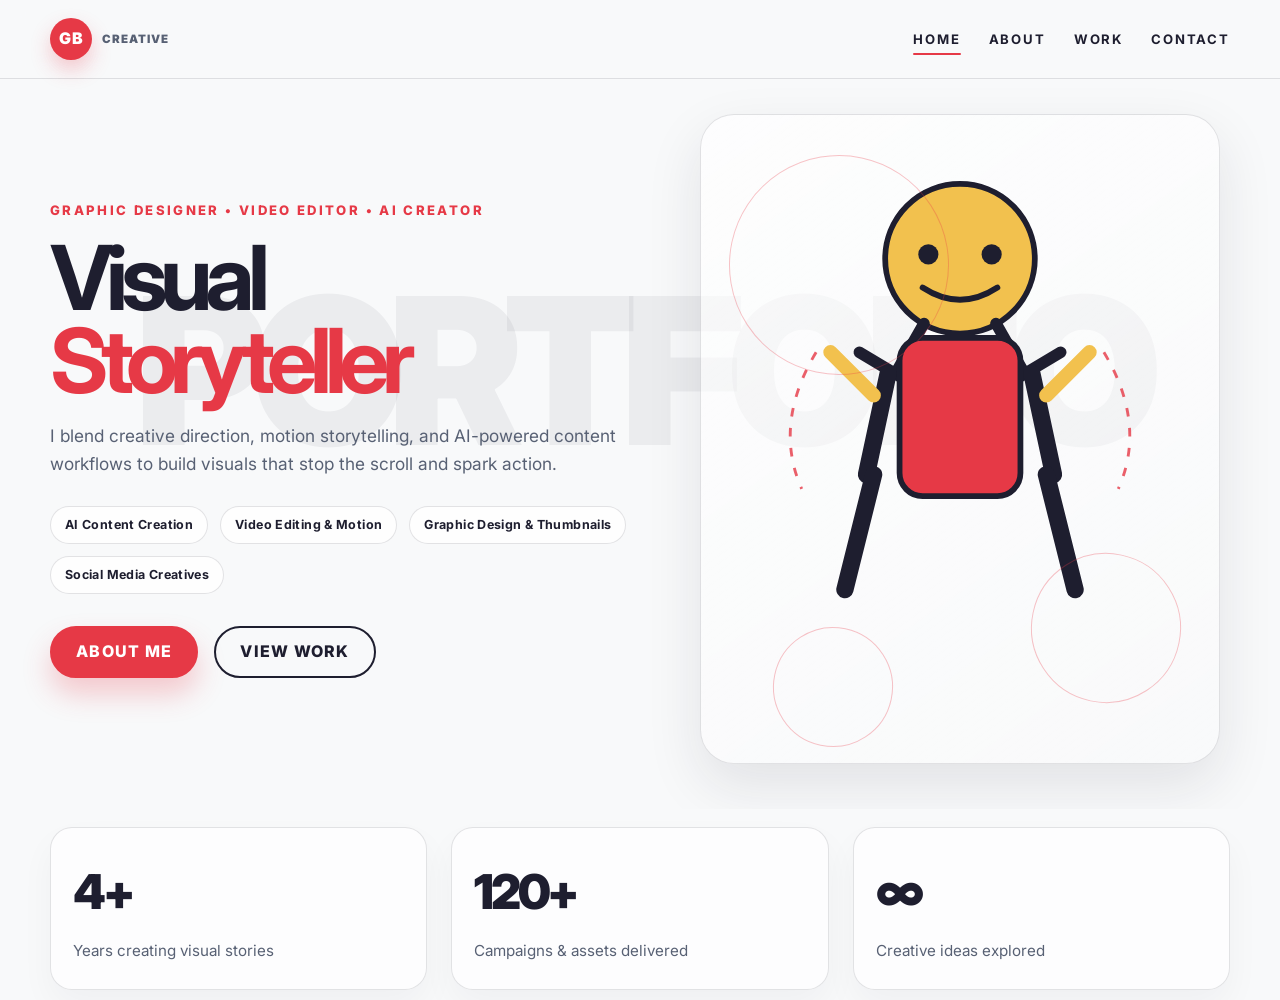
<file: index.html>
<!DOCTYPE html>
<html lang="en">
  <head>
    <meta charset="UTF-8" />
    <meta name="viewport" content="width=device-width, initial-scale=1.0" />
    <title>Gourav Bose | Creative Portfolio</title>
    <meta name="description" content="Creative portfolio of Gourav Bose — graphic designer, video editor, AI content creator." />
    <link rel="preconnect" href="https://fonts.googleapis.com" />
    <link rel="preconnect" href="https://fonts.gstatic.com" crossorigin />
    <link href="https://fonts.googleapis.com/css2?family=Inter:wght@400;500;600;700;800;900&family=Permanent+Marker&display=swap" rel="stylesheet" />
    <link rel="stylesheet" href="styles/main.css" />
    <link rel="stylesheet" href="styles/hero.css" />
    <link rel="stylesheet" href="https://cdnjs.cloudflare.com/ajax/libs/font-awesome/6.4.0/css/all.min.css" />
  </head>
  <body>
    <header class="site-header">
      <nav class="navbar container">
        <a href="index.html" class="brand" aria-label="Gourav Bose home">
          <span class="brand-mark">GB</span>
          <span class="brand-text">creative</span>
        </a>

        <button class="nav-toggle" aria-label="Toggle menu">
          <span></span><span></span><span></span>
        </button>

        <div class="nav-panel">
          <ul class="nav-menu">
            <li><a href="index.html" class="active">Home</a></li>
            <li><a href="about.html">About</a></li>
            <li><a href="work.html">Work</a></li>
            <li><a href="contact.html">Contact</a></li>
          </ul>
        </div>
      </nav>
    </header>

    <main>
      <section class="hero-section">
        <div class="hero-watermark">PORTFOLIO</div>

        <div class="container hero-grid">
          <div class="hero-copy">
            <p class="kicker">Graphic Designer • Video Editor • AI Creator</p>
            <h1>
              <span>Visual</span>
              <span class="highlight">Storyteller</span>
            </h1>
            <p class="hero-text">
              I blend creative direction, motion storytelling, and AI-powered content workflows to build visuals that stop the scroll and spark action.
            </p>

            <div class="tag-cloud" aria-label="Creative skill tags">
              <span>AI Content Creation</span>
              <span>Video Editing & Motion</span>
              <span>Graphic Design & Thumbnails</span>
              <span>Social Media Creatives</span>
            </div>

            <div class="hero-actions">
              <a class="btn btn-primary" href="about.html">About Me</a>
              <a class="btn btn-secondary" href="work.html">View Work</a>
            </div>
          </div>

          <div class="hero-art" aria-label="Comic artist illustration">
            <div class="art-frame">
              <div class="web web-a"></div>
              <div class="web web-b"></div>
              <div class="web web-c"></div>

              <svg viewBox="0 0 360 440" role="img" aria-label="Stylized character posing with web elements">
                <g class="character">
                  <circle cx="180" cy="95" r="52" fill="#f2c14e" stroke="#1e1e2f" stroke-width="4"/>
                  <circle cx="158" cy="92" r="7" fill="#1e1e2f"/>
                  <circle cx="202" cy="92" r="7" fill="#1e1e2f"/>
                  <path d="M 154 115 Q 180 132 206 115" fill="none" stroke="#1e1e2f" stroke-width="4" stroke-linecap="round"/>
                  <path d="M 155 140 L 135 175 L 110 160" fill="none" stroke="#1e1e2f" stroke-width="8" stroke-linecap="round"/>
                  <path d="M 205 140 L 225 175 L 250 160" fill="none" stroke="#1e1e2f" stroke-width="8" stroke-linecap="round"/>
                  <path d="M 130 175 L 115 245" fill="none" stroke="#1e1e2f" stroke-width="12" stroke-linecap="round"/>
                  <path d="M 230 175 L 245 245" fill="none" stroke="#1e1e2f" stroke-width="12" stroke-linecap="round"/>
                  <path d="M 120 245 L 100 325" fill="none" stroke="#1e1e2f" stroke-width="12" stroke-linecap="round"/>
                  <path d="M 240 245 L 260 325" fill="none" stroke="#1e1e2f" stroke-width="12" stroke-linecap="round"/>
                  <path d="M 120 190 L 90 160" fill="none" stroke="#f2c14e" stroke-width="10" stroke-linecap="round"/>
                  <path d="M 240 190 L 270 160" fill="none" stroke="#f2c14e" stroke-width="10" stroke-linecap="round"/>
                  <rect x="138" y="150" width="84" height="110" rx="16" fill="#e63946" stroke="#1e1e2f" stroke-width="4"/>
                  <path d="M 80 160 Q 50 210 70 255" fill="none" stroke="#e63946" stroke-width="2" stroke-dasharray="6 8" opacity="0.8"/>
                  <path d="M 280 160 Q 310 210 290 255" fill="none" stroke="#e63946" stroke-width="2" stroke-dasharray="6 8" opacity="0.8"/>
                </g>
              </svg>
            </div>
          </div>
        </div>
      </section>

      <section class="mini-showcase container">
        <div class="showcase-item">
          <span class="showcase-num">4+</span>
          <span class="showcase-label">Years creating visual stories</span>
        </div>
        <div class="showcase-item">
          <span class="showcase-num">120+</span>
          <span class="showcase-label">Campaigns & assets delivered</span>
        </div>
        <div class="showcase-item">
          <span class="showcase-num">∞</span>
          <span class="showcase-label">Creative ideas explored</span>
        </div>
      </section>
    </main>

    <script src="js/script.js"></script>
  </body>
</html>
</file>
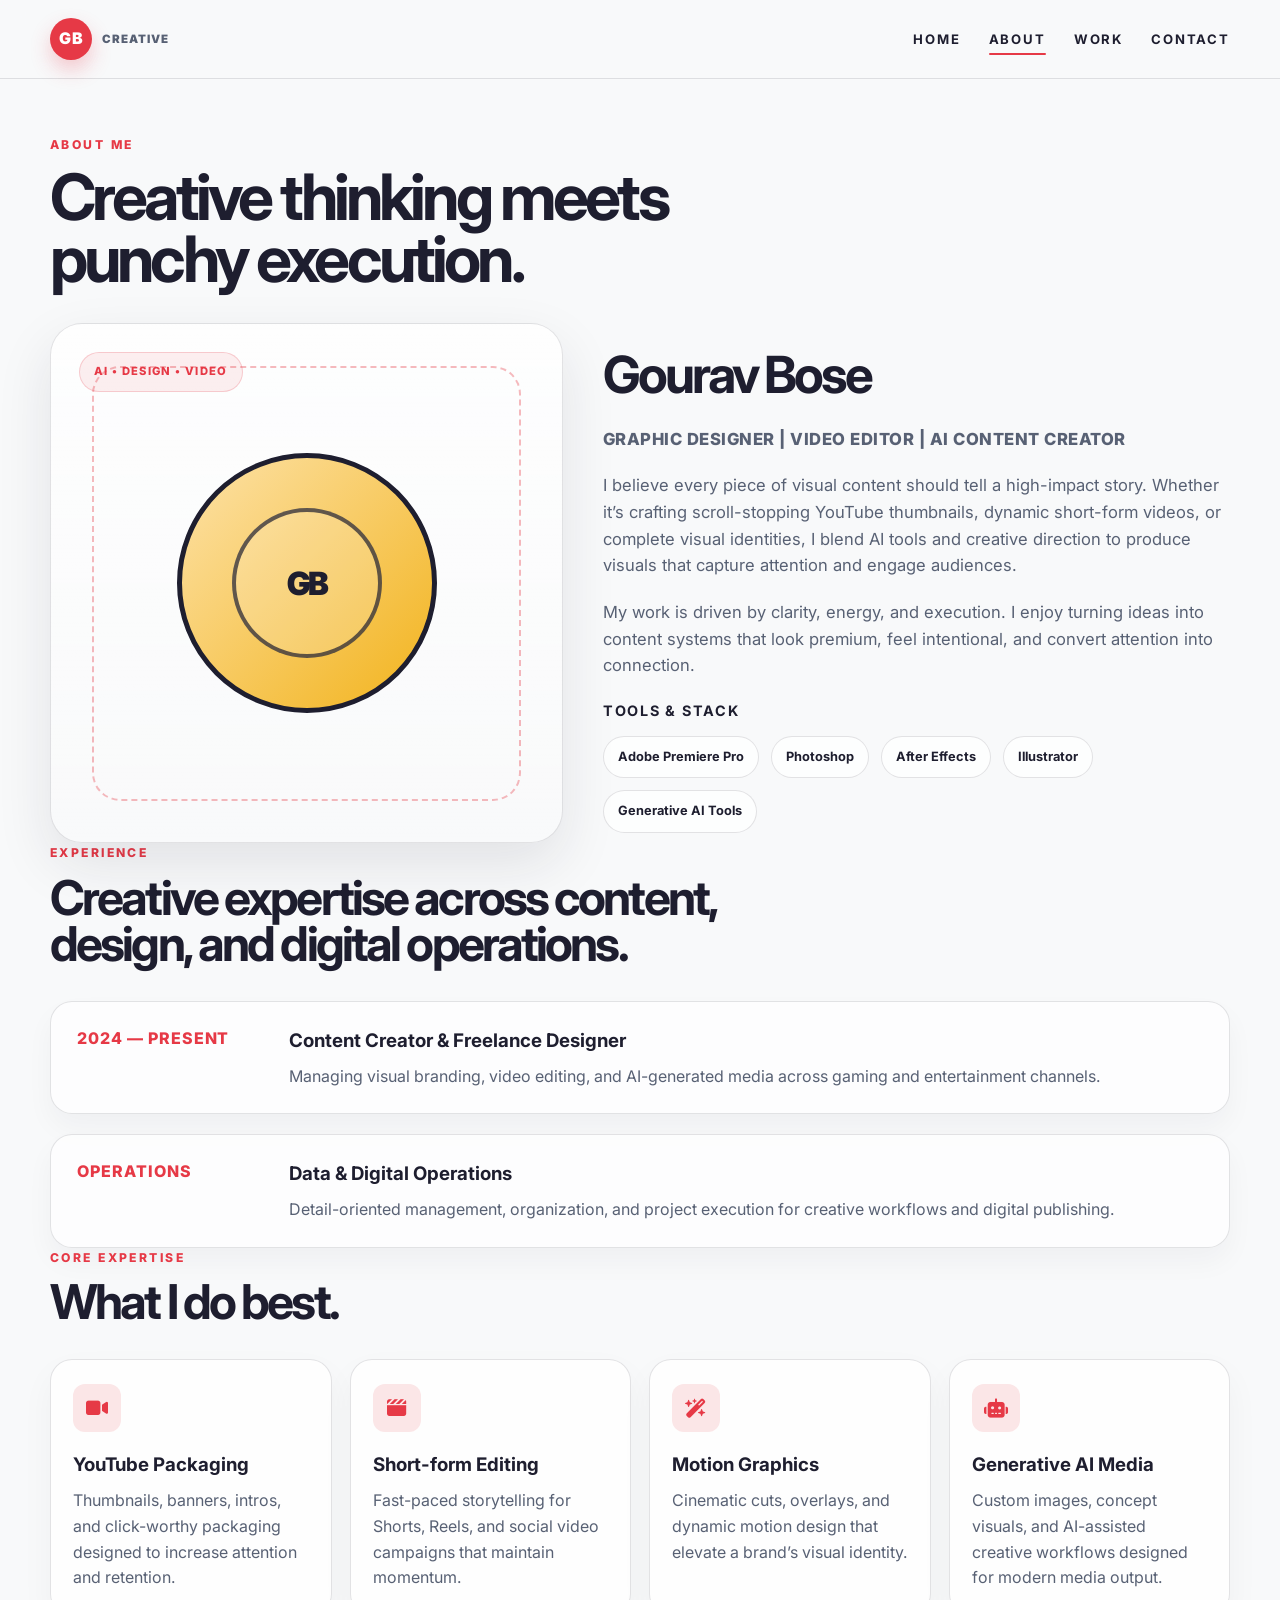
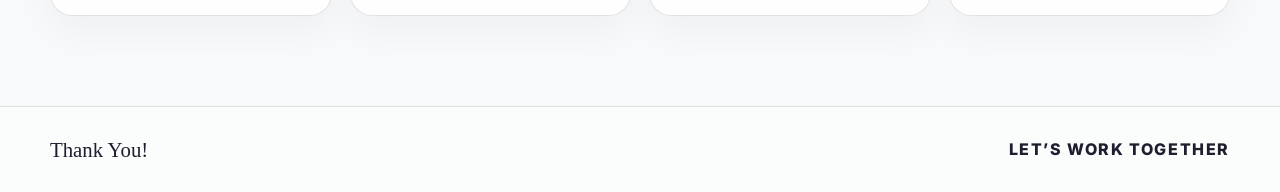
<file: about.html>
<!DOCTYPE html>
<html lang="en">
  <head>
    <meta charset="UTF-8" />
    <meta name="viewport" content="width=device-width, initial-scale=1.0" />
    <title>About Me | Gourav Bose</title>
    <meta name="description" content="About Gourav Bose — graphic designer, video editor, and AI content creator." />
    <link rel="preconnect" href="https://fonts.googleapis.com" />
    <link rel="preconnect" href="https://fonts.gstatic.com" crossorigin />
    <link href="https://fonts.googleapis.com/css2?family=Inter:wght@400;500;600;700;800;900&family=Permanent+Marker&display=swap" rel="stylesheet" />
    <link rel="stylesheet" href="styles/main.css" />
    <link rel="stylesheet" href="https://cdnjs.cloudflare.com/ajax/libs/font-awesome/6.4.0/css/all.min.css" />
  </head>
  <body>
    <header class="site-header">
      <nav class="navbar container">
        <a href="index.html" class="brand" aria-label="Gourav Bose home">
          <span class="brand-mark">GB</span>
          <span class="brand-text">creative</span>
        </a>
        <button class="nav-toggle" aria-label="Toggle menu">
          <span></span><span></span><span></span>
        </button>
        <div class="nav-panel">
          <ul class="nav-menu">
            <li><a href="index.html">Home</a></li>
            <li><a href="about.html" class="active">About</a></li>
            <li><a href="work.html">Work</a></li>
            <li><a href="contact.html">Contact</a></li>
          </ul>
        </div>
      </nav>
    </header>

    <main class="page-main">
      <section class="page-hero container">
        <div class="section-head">
          <p class="eyebrow">About me</p>
          <h1>Creative thinking meets punchy execution.</h1>
        </div>
      </section>

      <section class="about-section container">
        <div class="about-portrait">
          <div class="portrait-card">
            <div class="portrait-badge">AI • DESIGN • VIDEO</div>
            <div class="portrait-ring"></div>
            <div class="portrait-avatar">
              <div class="avatar-face">
                <span class="icon-mark">GB</span>
              </div>
            </div>
          </div>
        </div>

        <div class="about-copy">
          <h2>Gourav Bose</h2>
          <p class="lead">Graphic Designer | Video Editor | AI Content Creator</p>
          <p>
            I believe every piece of visual content should tell a high-impact story. Whether it’s crafting scroll-stopping YouTube thumbnails, dynamic short-form videos, or complete visual identities, I blend AI tools and creative direction to produce visuals that capture attention and engage audiences.
          </p>
          <p>
            My work is driven by clarity, energy, and execution. I enjoy turning ideas into content systems that look premium, feel intentional, and convert attention into connection.
          </p>

          <div class="tool-stack">
            <h3>Tools & Stack</h3>
            <div class="chip-row">
              <span>Adobe Premiere Pro</span>
              <span>Photoshop</span>
              <span>After Effects</span>
              <span>Illustrator</span>
              <span>Generative AI Tools</span>
            </div>
          </div>
        </div>
      </section>

      <section class="experience container">
        <div class="section-head narrow">
          <p class="eyebrow">Experience</p>
          <h2>Creative expertise across content, design, and digital operations.</h2>
        </div>

        <div class="timeline">
          <article class="timeline-item">
            <span class="date">2024 — Present</span>
            <div>
              <h3>Content Creator & Freelance Designer</h3>
              <p>Managing visual branding, video editing, and AI-generated media across gaming and entertainment channels.</p>
            </div>
          </article>

          <article class="timeline-item">
            <span class="date">Operations</span>
            <div>
              <h3>Data & Digital Operations</h3>
              <p>Detail-oriented management, organization, and project execution for creative workflows and digital publishing.</p>
            </div>
          </article>
        </div>
      </section>

      <section class="expertise container">
        <div class="section-head narrow">
          <p class="eyebrow">Core expertise</p>
          <h2>What I do best.</h2>
        </div>

        <div class="expertise-grid">
          <div class="expertise-card">
            <i class="fa-solid fa-video"></i>
            <h3>YouTube Packaging</h3>
            <p>Thumbnails, banners, intros, and click-worthy packaging designed to increase attention and retention.</p>
          </div>

          <div class="expertise-card">
            <i class="fa-solid fa-clapperboard"></i>
            <h3>Short-form Editing</h3>
            <p>Fast-paced storytelling for Shorts, Reels, and social video campaigns that maintain momentum.</p>
          </div>

          <div class="expertise-card">
            <i class="fa-solid fa-wand-magic-sparkles"></i>
            <h3>Motion Graphics</h3>
            <p>Cinematic cuts, overlays, and dynamic motion design that elevate a brand’s visual identity.</p>
          </div>

          <div class="expertise-card">
            <i class="fa-solid fa-robot"></i>
            <h3>Generative AI Media</h3>
            <p>Custom images, concept visuals, and AI-assisted creative workflows designed for modern media output.</p>
          </div>
        </div>
      </section>
    </main>

    <footer class="site-footer">
      <div class="container footer-inner">
        <p>Thank You!</p>
        <a href="contact.html" class="footer-link">Let’s work together</a>
      </div>
    </footer>

    <script src="js/script.js"></script>
  </body>
</html>
</file>
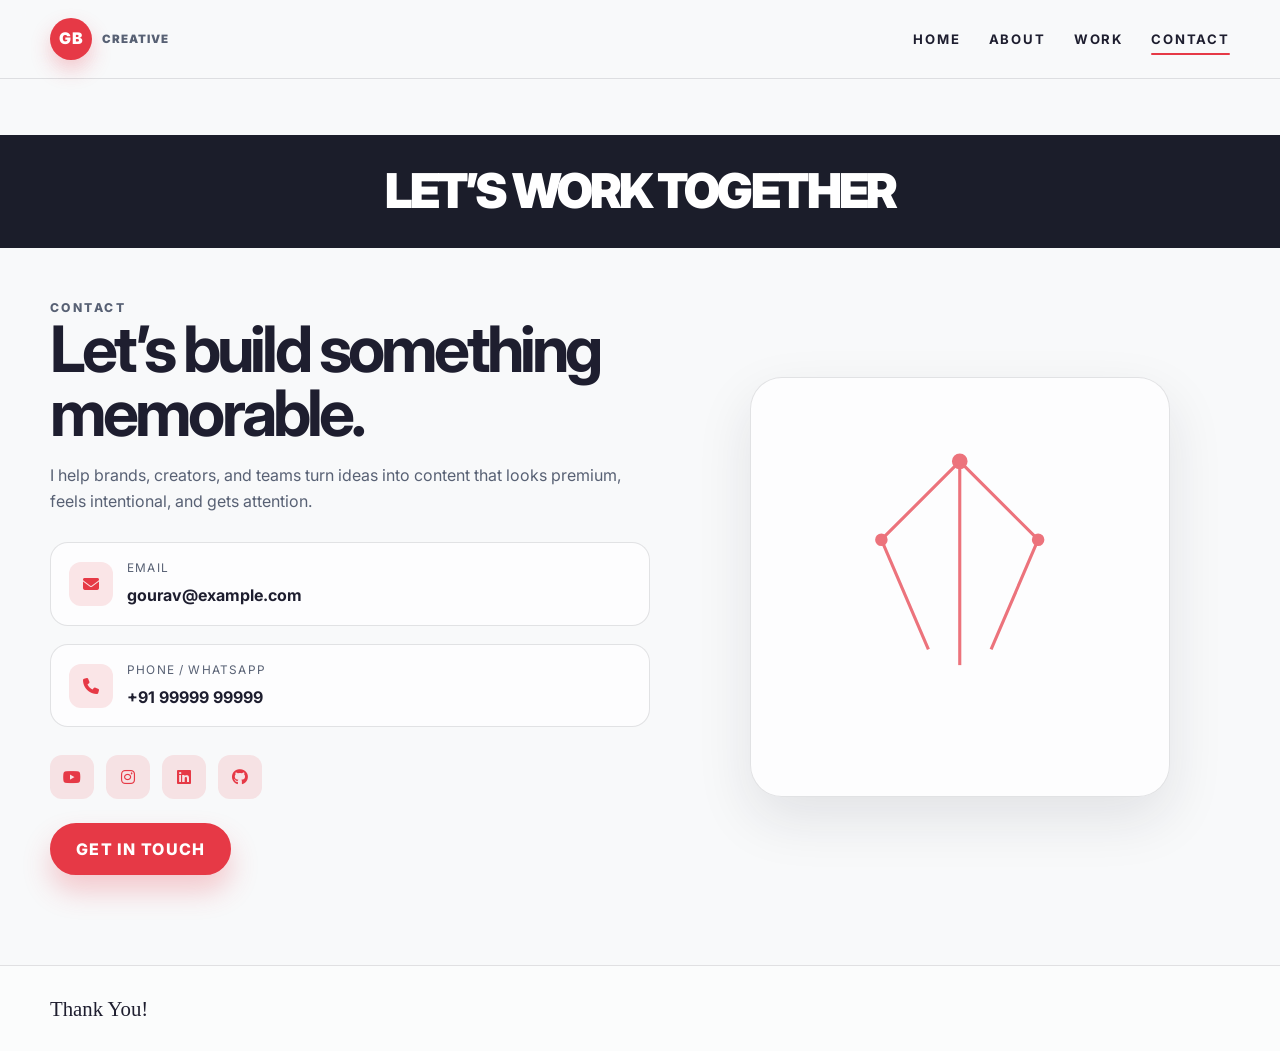
<file: contact.html>
<!DOCTYPE html>
<html lang="en">
  <head>
    <meta charset="UTF-8" />
    <meta name="viewport" content="width=device-width, initial-scale=1.0" />
    <title>Contact | Gourav Bose</title>
    <meta name="description" content="Get in touch with Gourav Bose for creative, video, and AI content projects." />
    <link rel="preconnect" href="https://fonts.googleapis.com" />
    <link rel="preconnect" href="https://fonts.gstatic.com" crossorigin />
    <link href="https://fonts.googleapis.com/css2?family=Inter:wght@400;500;600;700;800;900&family=Permanent+Marker&display=swap" rel="stylesheet" />
    <link rel="stylesheet" href="styles/main.css" />
    <link rel="stylesheet" href="https://cdnjs.cloudflare.com/ajax/libs/font-awesome/6.4.0/css/all.min.css" />
  </head>
  <body>
    <header class="site-header">
      <nav class="navbar container">
        <a href="index.html" class="brand" aria-label="Gourav Bose home">
          <span class="brand-mark">GB</span>
          <span class="brand-text">creative</span>
        </a>
        <button class="nav-toggle" aria-label="Toggle menu">
          <span></span><span></span><span></span>
        </button>
        <div class="nav-panel">
          <ul class="nav-menu">
            <li><a href="index.html">Home</a></li>
            <li><a href="about.html">About</a></li>
            <li><a href="work.html">Work</a></li>
            <li><a href="contact.html" class="active">Contact</a></li>
          </ul>
        </div>
      </nav>
    </header>

    <main class="page-main contact-page">
      <section class="contact-banner">LET’S WORK TOGETHER</section>

      <section class="container contact-grid">
        <div class="contact-copy">
          <p class="eyebrow">Contact</p>
          <h1>Let’s build something memorable.</h1>
          <p>
            I help brands, creators, and teams turn ideas into content that looks premium, feels intentional, and gets attention.
          </p>

          <div class="contact-list">
            <div class="contact-item">
              <i class="fa-solid fa-envelope"></i>
              <div>
                <span>Email</span>
                <a href="mailto:gourav@example.com">gourav@example.com</a>
              </div>
            </div>

            <div class="contact-item">
              <i class="fa-solid fa-phone"></i>
              <div>
                <span>Phone / WhatsApp</span>
                <a href="tel:+919999999999">+91 99999 99999</a>
              </div>
            </div>
          </div>

          <div class="social-row">
            <a href="https://youtube.com" target="_blank" rel="noreferrer" aria-label="YouTube"><i class="fa-brands fa-youtube"></i></a>
            <a href="https://instagram.com" target="_blank" rel="noreferrer" aria-label="Instagram"><i class="fa-brands fa-instagram"></i></a>
            <a href="https://linkedin.com" target="_blank" rel="noreferrer" aria-label="LinkedIn"><i class="fa-brands fa-linkedin"></i></a>
            <a href="https://github.com" target="_blank" rel="noreferrer" aria-label="GitHub"><i class="fa-brands fa-github"></i></a>
          </div>

          <a href="mailto:gourav@example.com" class="btn btn-primary">Get in Touch</a>
        </div>

        <div class="contact-art">
          <div class="web-corner" aria-hidden="true">
            <svg viewBox="0 0 200 200" xmlns="http://www.w3.org/2000/svg">
              <g stroke="#e63946" stroke-width="2" fill="none" opacity="0.7">
                <path d="M 100 20 L 150 70 L 120 140"/>
                <path d="M 100 20 L 50 70 L 80 140"/>
                <path d="M 100 20 L 100 150"/>
                <circle cx="100" cy="20" r="4" fill="#e63946"/>
                <circle cx="150" cy="70" r="3" fill="#e63946"/>
                <circle cx="50" cy="70" r="3" fill="#e63946"/>
              </g>
            </svg>
          </div>
        </div>
      </section>
    </main>

    <footer class="site-footer contact-footer">
      <div class="container footer-inner">
        <p>Thank You!</p>
      </div>
    </footer>

    <script src="js/script.js"></script>
  </body>
</html>
</file>
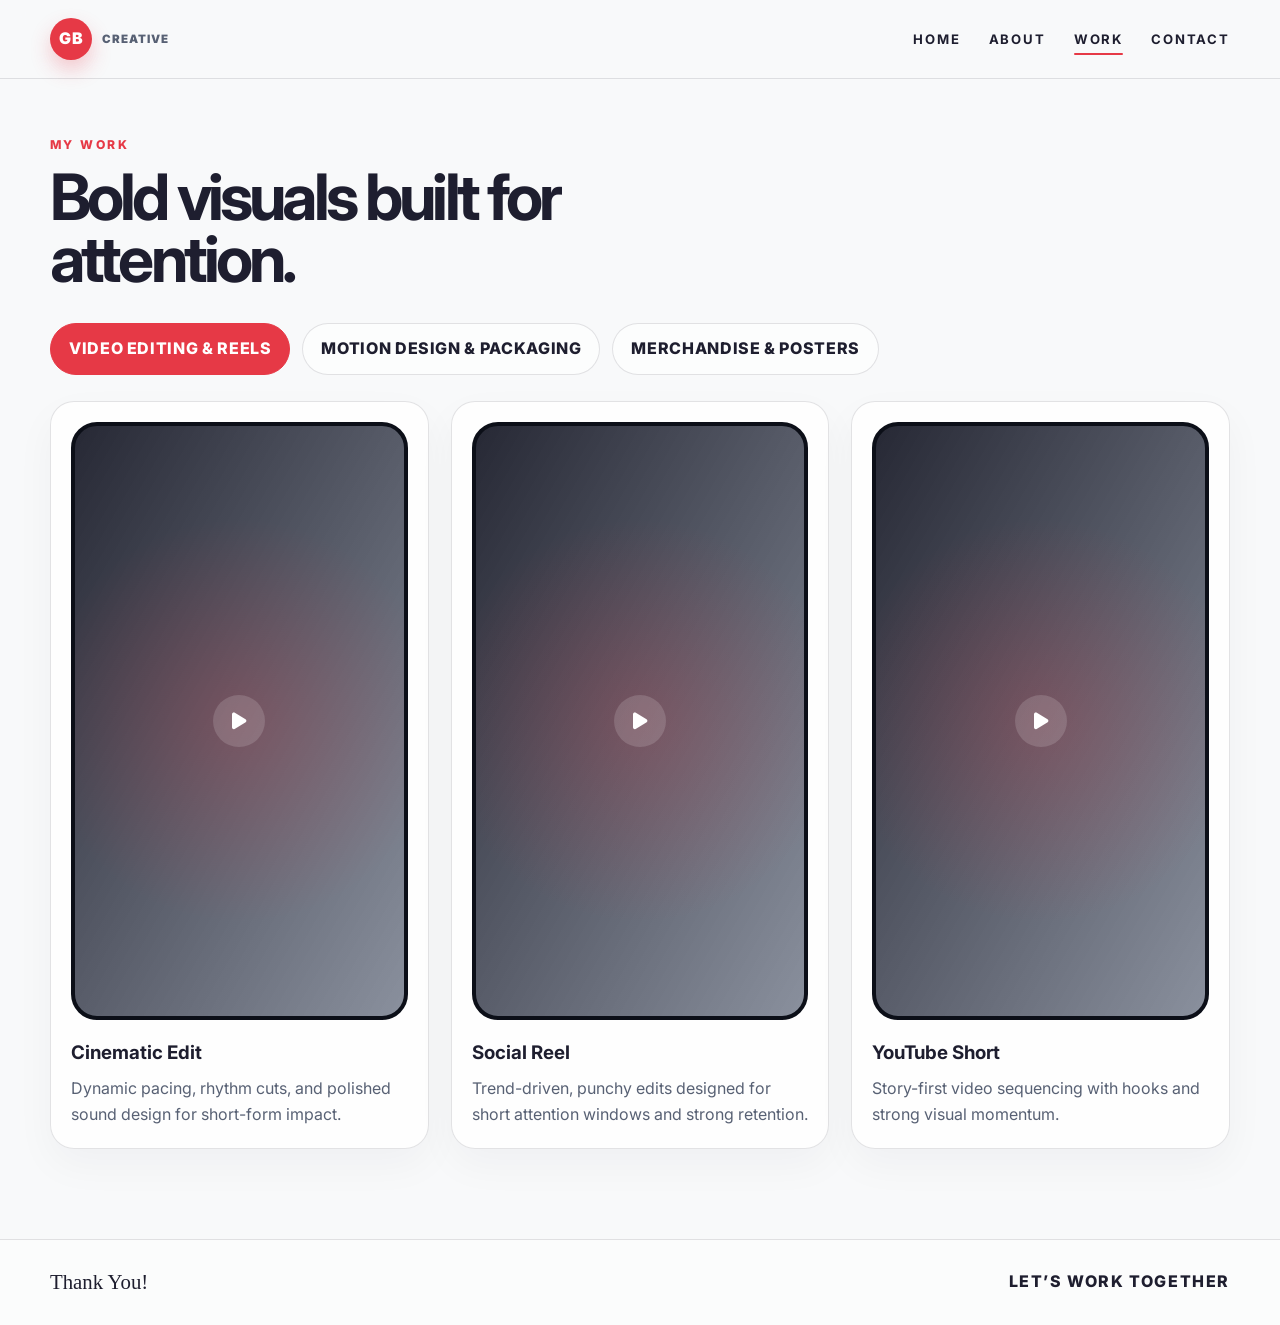
<file: work.html>
<!DOCTYPE html>
<html lang="en">
  <head>
    <meta charset="UTF-8" />
    <meta name="viewport" content="width=device-width, initial-scale=1.0" />
    <title>My Work | Gourav Bose</title>
    <meta name="description" content="Portfolio work by Gourav Bose, featuring video editing, motion graphics, and poster design." />
    <link rel="preconnect" href="https://fonts.googleapis.com" />
    <link rel="preconnect" href="https://fonts.gstatic.com" crossorigin />
    <link href="https://fonts.googleapis.com/css2?family=Inter:wght@400;500;600;700;800;900&family=Permanent+Marker&display=swap" rel="stylesheet" />
    <link rel="stylesheet" href="styles/main.css" />
    <link rel="stylesheet" href="https://cdnjs.cloudflare.com/ajax/libs/font-awesome/6.4.0/css/all.min.css" />
  </head>
  <body>
    <header class="site-header">
      <nav class="navbar container">
        <a href="index.html" class="brand" aria-label="Gourav Bose home">
          <span class="brand-mark">GB</span>
          <span class="brand-text">creative</span>
        </a>
        <button class="nav-toggle" aria-label="Toggle menu">
          <span></span><span></span><span></span>
        </button>
        <div class="nav-panel">
          <ul class="nav-menu">
            <li><a href="index.html">Home</a></li>
            <li><a href="about.html">About</a></li>
            <li><a href="work.html" class="active">Work</a></li>
            <li><a href="contact.html">Contact</a></li>
          </ul>
        </div>
      </nav>
    </header>

    <main class="page-main">
      <section class="page-hero container">
        <div class="section-head">
          <p class="eyebrow">My work</p>
          <h1>Bold visuals built for attention.</h1>
        </div>
      </section>

      <section class="portfolio-section container">
        <div class="work-tabs" aria-label="Portfolio categories">
          <button class="tab-btn active" data-tab="videos">Video Editing & Reels</button>
          <button class="tab-btn" data-tab="graphics">Motion Design & Packaging</button>
          <button class="tab-btn" data-tab="merch">Merchandise & Posters</button>
        </div>

        <div class="tab-panel active" id="videos">
          <div class="portfolio-grid">
            <article class="portfolio-card video-card">
              <div class="phone-frame">
                <div class="screen-overlay">
                  <i class="fa-solid fa-play"></i>
                </div>
              </div>
              <h3>Cinematic Edit</h3>
              <p>Dynamic pacing, rhythm cuts, and polished sound design for short-form impact.</p>
            </article>

            <article class="portfolio-card video-card">
              <div class="phone-frame">
                <div class="screen-overlay">
                  <i class="fa-solid fa-play"></i>
                </div>
              </div>
              <h3>Social Reel</h3>
              <p>Trend-driven, punchy edits designed for short attention windows and strong retention.</p>
            </article>

            <article class="portfolio-card video-card">
              <div class="phone-frame">
                <div class="screen-overlay">
                  <i class="fa-solid fa-play"></i>
                </div>
              </div>
              <h3>YouTube Short</h3>
              <p>Story-first video sequencing with hooks and strong visual momentum.</p>
            </article>
          </div>
        </div>

        <div class="tab-panel" id="graphics">
          <div class="portfolio-grid">
            <article class="portfolio-card design-card">
              <div class="thumb-card">
                <span>YT</span>
              </div>
              <h3>Thumbnail Concept</h3>
              <p>CTR-focussed visuals with bold typography and dramatic contrast.</p>
            </article>

            <article class="portfolio-card design-card">
              <div class="thumb-card compact">
                <span>BN</span>
              </div>
              <h3>Channel Banner</h3>
              <p>Brand-first identity design that balances clarity with premium presentation.</p>
            </article>

            <article class="portfolio-card design-card">
              <div class="thumb-card accent">
                <span>MG</span>
              </div>
              <h3>Motion Overlay</h3>
              <p>Animated graphics for transitions, titles, and social media post templates.</p>
            </article>
          </div>
        </div>

        <div class="tab-panel" id="merch">
          <div class="portfolio-grid">
            <article class="portfolio-card merch-card">
              <div class="shirt-mockup">
                <div class="shirt-print">T-SHIRT</div>
              </div>
              <h3>Esports Graphic</h3>
              <p>High-energy jersey and merchandise concepts built for gaming communities.</p>
            </article>

            <article class="portfolio-card merch-card">
              <div class="poster-mockup">
                <div class="poster-print">POSTER</div>
              </div>
              <h3>Promotional Poster</h3>
              <p>Large-format event promos that fuse sharp messaging and visual impact.</p>
            </article>

            <article class="portfolio-card merch-card">
              <div class="poster-mockup alt">
                <div class="poster-print">PROMO</div>
              </div>
              <h3>Campaign Collateral</h3>
              <p>Social graphics and poster layouts designed for clarity, scale, and consistency.</p>
            </article>
          </div>
        </div>
      </section>
    </main>

    <footer class="site-footer">
      <div class="container footer-inner">
        <p>Thank You!</p>
        <a href="contact.html" class="footer-link">Let’s work together</a>
      </div>
    </footer>

    <script src="js/script.js"></script>
  </body>
</html>
</file>
<file: styles/main.css>
* {
  box-sizing: border-box;
}

:root {
  --bg: #f8f9fa;
  --panel: #ffffff;
  --text: #1e1e2f;
  --muted: #586174;
  --accent: #e63946;
  --accent-soft: rgba(230, 57, 70, 0.12);
  --navy: #1b1d2a;
  --line: rgba(30, 30, 47, 0.12);
  --shadow: 0 22px 55px rgba(25, 25, 45, 0.1);
  --radius: 22px;
}

html {
  scroll-behavior: smooth;
}

body {
  margin: 0;
  background: var(--bg);
  color: var(--text);
  font-family: "Inter", sans-serif;
  line-height: 1.6;
}

a {
  color: inherit;
  text-decoration: none;
}

img, svg {
  display: block;
  max-width: 100%;
}

button {
  font: inherit;
}

.container {
  width: min(1180px, calc(100% - 32px));
  margin: 0 auto;
}

.site-header {
  position: sticky;
  top: 0;
  z-index: 50;
  backdrop-filter: blur(12px);
  background: rgba(248, 249, 250, 0.8);
  border-bottom: 1px solid var(--line);
}

.navbar {
  display: flex;
  align-items: center;
  justify-content: space-between;
  min-height: 78px;
  gap: 24px;
}

.brand {
  display: inline-flex;
  align-items: center;
  gap: 10px;
  font-weight: 900;
  letter-spacing: 1px;
  text-transform: uppercase;
}

.brand-mark {
  display: grid;
  place-items: center;
  width: 42px;
  height: 42px;
  border-radius: 50%;
  background: var(--accent);
  color: #fff;
  box-shadow: 0 10px 20px rgba(230, 57, 70, 0.25);
}

.brand-text {
  font-size: 0.72rem;
  color: var(--muted);
}

.nav-panel {
  margin-left: auto;
}

.nav-menu {
  display: flex;
  align-items: center;
  gap: 28px;
  margin: 0;
  padding: 0;
  list-style: none;
}

.nav-menu a {
  position: relative;
  font-size: 0.82rem;
  letter-spacing: 0.14em;
  text-transform: uppercase;
  color: var(--text);
  font-weight: 700;
}

.nav-menu a::after {
  content: "";
  position: absolute;
  left: 0;
  bottom: -8px;
  width: 100%;
  height: 2px;
  border-radius: 999px;
  background: var(--accent);
  transform: scaleX(0);
  transform-origin: left;
  transition: transform 0.25s ease;
}

.nav-menu a:hover::after,
.nav-menu a.active::after {
  transform: scaleX(1);
}

.nav-toggle {
  display: none;
  flex-direction: column;
  justify-content: center;
  gap: 5px;
  width: 46px;
  height: 46px;
  border: 1px solid var(--line);
  border-radius: 12px;
  background: rgba(255,255,255,0.5);
  cursor: pointer;
}

.nav-toggle span {
  display: block;
  width: 20px;
  height: 2px;
  border-radius: 99px;
  background: var(--text);
  margin: 0 auto;
}

main.page-main {
  padding: 56px 0 90px;
}

.section-head {
  margin-bottom: 34px;
}

.eyebrow {
  margin: 0 0 12px;
  font-size: 0.76rem;
  font-weight: 800;
  letter-spacing: 0.2em;
  text-transform: uppercase;
  color: var(--accent);
}

.section-head h1,
.section-head h2 {
  margin: 0;
  max-width: 720px;
  font-size: clamp(2.2rem, 5vw, 4.2rem);
  line-height: 0.96;
  letter-spacing: -0.06em;
}

.section-head.narrow h2 {
  font-size: clamp(1.8rem, 4vw, 3rem);
}

.btn {
  display: inline-flex;
  align-items: center;
  justify-content: center;
  min-height: 52px;
  padding: 0 24px;
  border-radius: 999px;
  border: 2px solid var(--text);
  font-weight: 800;
  letter-spacing: 0.08em;
  text-transform: uppercase;
  transition: transform 0.25s ease, box-shadow 0.25s ease;
}

.btn:hover {
  transform: translateY(-2px);
}

.btn-primary {
  background: var(--accent);
  border-color: var(--accent);
  color: #fff;
  box-shadow: 0 16px 28px rgba(230, 57, 70, 0.25);
}

.btn-secondary {
  background: transparent;
  color: var(--text);
}

.site-footer {
  border-top: 1px solid var(--line);
  background: rgba(255, 255, 255, 0.5);
}

.footer-inner {
  display: flex;
  align-items: center;
  justify-content: space-between;
  min-height: 85px;
  gap: 18px;
  flex-wrap: wrap;
}

.footer-inner p {
  margin: 0;
  font-size: 1.3rem;
  font-family: "Permanent Marker", cursive;
  font-weight: 400;
}

.footer-link {
  font-weight: 800;
  letter-spacing: 0.1em;
  text-transform: uppercase;
}

.hero-section {
  position: relative;
  overflow: hidden;
  padding: 42px 0 40px;
}

.hero-watermark {
  position: absolute;
  left: 50%;
  top: 40%;
  transform: translate(-50%, -50%);
  font-size: clamp(4rem, 16vw, 18rem);
  line-height: 1;
  color: rgba(30,30,47,0.06);
  font-weight: 900;
  letter-spacing: -0.08em;
  user-select: none;
  z-index: 0;
}

.hero-grid {
  position: relative;
  z-index: 1;
  display: grid;
  grid-template-columns: 1.05fr 0.95fr;
  align-items: center;
  gap: 42px;
  min-height: 660px;
}

.kicker {
  margin: 0 0 16px;
  font-size: 0.82rem;
  letter-spacing: 0.18em;
  text-transform: uppercase;
  color: var(--accent);
  font-weight: 800;
}

.hero-copy h1 {
  margin: 0;
  display: flex;
  flex-direction: column;
  font-size: clamp(3.4rem, 7vw, 7.4rem);
  line-height: 0.92;
  letter-spacing: -0.08em;
}

.hero-copy .highlight {
  color: var(--accent);
}

.hero-text {
  max-width: 620px;
  margin: 20px 0 28px;
  font-size: 1.08rem;
  color: var(--muted);
}

.tag-cloud {
  display: flex;
  flex-wrap: wrap;
  gap: 12px;
  margin-bottom: 32px;
}

.tag-cloud span {
  border: 1px solid var(--line);
  background: rgba(255,255,255,0.8);
  border-radius: 999px;
  padding: 8px 14px;
  font-size: 0.78rem;
  font-weight: 700;
  letter-spacing: 0.03em;
}

.hero-actions {
  display: flex;
  flex-wrap: wrap;
  gap: 16px;
}

.hero-art {
  display: flex;
  justify-content: center;
}

.art-frame {
  position: relative;
  width: min(100%, 520px);
  aspect-ratio: 4 / 5;
  display: grid;
  place-items: center;
  background: linear-gradient(145deg, rgba(255,255,255,0.7), rgba(255,255,255,0.2));
  border: 1px solid var(--line);
  border-radius: 34px;
  box-shadow: var(--shadow);
  overflow: hidden;
}

.web {
  position: absolute;
  border: 1px solid rgba(230,57,70,0.3);
  border-radius: 50%;
  transform: rotate(12deg);
}

.web-a {
  width: 220px;
  height: 220px;
  top: 40px;
  left: 28px;
}

.web-b {
  width: 150px;
  height: 150px;
  bottom: 60px;
  right: 38px;
}

.web-c {
  width: 120px;
  height: 120px;
  bottom: 16px;
  left: 72px;
}

.character svg {
  width: min(90%, 360px);
  filter: drop-shadow(0 15px 20px rgba(0,0,0,0.08));
}

.mini-showcase {
  display: grid;
  grid-template-columns: repeat(3, minmax(0, 1fr));
  gap: 24px;
  padding: 18px 0 10px;
}

.showcase-item {
  display: flex;
  flex-direction: column;
  gap: 8px;
  background: rgba(255,255,255,0.7);
  border: 1px solid var(--line);
  border-radius: var(--radius);
  padding: 26px 22px;
  box-shadow: 0 16px 34px rgba(30,30,47,0.04);
}

.showcase-num {
  font-size: clamp(1.8rem, 4vw, 3rem);
  font-weight: 900;
  letter-spacing: -0.07em;
}

.showcase-label {
  color: var(--muted);
  font-size: 0.95rem;
}

.about-section {
  display: grid;
  grid-template-columns: 0.9fr 1.1fr;
  gap: 40px;
  align-items: center;
}

.portrait-card {
  position: relative;
  min-height: 520px;
  display: grid;
  place-items: center;
  background: linear-gradient(180deg, rgba(255,255,255,0.8), rgba(255,255,255,0.2));
  border: 1px solid var(--line);
  border-radius: 32px;
  box-shadow: var(--shadow);
}

.portrait-badge {
  position: absolute;
  top: 28px;
  left: 28px;
  padding: 10px 14px;
  border-radius: 999px;
  background: rgba(230,57,70,0.08);
  border: 1px solid rgba(230,57,70,0.2);
  color: var(--accent);
  font-size: 0.7rem;
  font-weight: 800;
  letter-spacing: 0.12em;
  text-transform: uppercase;
}

.portrait-ring {
  position: absolute;
  width: 84%;
  height: 84%;
  border-radius: 28px;
  border: 2px dashed rgba(230,57,70,0.35);
}

.portrait-avatar {
  position: relative;
  width: 260px;
  height: 260px;
  border-radius: 50%;
  display: grid;
  place-items: center;
  background: linear-gradient(135deg, #fde2a8, #f2b31c);
  border: 5px solid var(--text);
}

.avatar-face {
  width: 150px;
  height: 150px;
  border-radius: 50%;
  background: rgba(255,255,255,0.18);
  display: grid;
  place-items: center;
  border: 4px solid rgba(30,30,47,0.7);
}

.icon-mark {
  font-size: 2rem;
  font-weight: 900;
  letter-spacing: -0.08em;
}

.about-copy h2 {
  margin: 0 0 10px;
  font-size: clamp(2rem, 4vw, 3.3rem);
  letter-spacing: -0.06em;
}

.lead {
  margin: 0 0 18px;
  color: var(--accent);
  font-weight: 800;
  letter-spacing: 0.03em;
  text-transform: uppercase;
}

.about-copy p {
  margin: 0 0 20px;
  color: var(--muted);
  font-size: 1.04rem;
}

.tool-stack h3 {
  margin: 0 0 14px;
  font-size: 0.9rem;
  letter-spacing: 0.12em;
  text-transform: uppercase;
}

.chip-row {
  display: flex;
  flex-wrap: wrap;
  gap: 12px;
}

.chip-row span {
  background: rgba(255,255,255,0.75);
  border: 1px solid var(--line);
  padding: 10px 14px;
  border-radius: 999px;
  font-size: 0.8rem;
  font-weight: 700;
}

.timeline {
  display: grid;
  gap: 20px;
  margin-top: 30px;
}

.timeline-item {
  display: grid;
  grid-template-columns: 190px 1fr;
  gap: 22px;
  padding: 24px 26px;
  border-radius: var(--radius);
  border: 1px solid var(--line);
  background: rgba(255,255,255,0.7);
  box-shadow: 0 14px 28px rgba(30,30,47,0.04);
}

.date {
  color: var(--accent);
  font-weight: 800;
  letter-spacing: 0.06em;
  text-transform: uppercase;
}

.timeline-item h3,
.expertise-card h3,
.portfolio-card h3 {
  margin: 0 0 8px;
}

.timeline-item p,
.expertise-card p,
.portfolio-card p,
.contact-copy p {
  margin: 0;
  color: var(--muted);
}

.expertise-grid {
  display: grid;
  grid-template-columns: repeat(4, minmax(0, 1fr));
  gap: 18px;
  margin-top: 28px;
}

.expertise-card {
  background: rgba(255,255,255,0.8);
  border: 1px solid var(--line);
  border-radius: var(--radius);
  padding: 24px 22px;
  box-shadow: 0 14px 34px rgba(30,30,47,0.04);
}

.expertise-card i {
  display: inline-grid;
  place-items: center;
  width: 48px;
  height: 48px;
  border-radius: 12px;
  background: var(--accent-soft);
  color: var(--accent);
  margin-bottom: 18px;
  font-size: 1.2rem;
}

.work-tabs {
  display: flex;
  flex-wrap: wrap;
  gap: 12px;
  margin-bottom: 26px;
}

.tab-btn {
  padding: 12px 18px;
  border-radius: 999px;
  border: 1px solid var(--line);
  background: rgba(255,255,255,0.6);
  color: var(--text);
  font-weight: 800;
  letter-spacing: 0.04em;
  text-transform: uppercase;
  cursor: pointer;
  transition: all 0.2s ease;
}

.tab-btn.active {
  background: var(--accent);
  border-color: var(--accent);
  color: #fff;
}

.tab-panel {
  display: none;
}

.tab-panel.active {
  display: block;
}

.portfolio-grid {
  display: grid;
  grid-template-columns: repeat(3, minmax(0, 1fr));
  gap: 22px;
}

.portfolio-card {
  background: rgba(255,255,255,0.8);
  border: 1px solid var(--line);
  border-radius: 24px;
  padding: 20px;
  box-shadow: 0 16px 40px rgba(30,30,47,0.04);
}

.phone-frame {
  position: relative;
  width: 100%;
  aspect-ratio: 9 / 16;
  border-radius: 26px;
  background: linear-gradient(120deg, rgba(27,29,42,0.95), rgba(88,97,116,0.7));
  border: 4px solid #0c0f18;
  overflow: hidden;
  margin-bottom: 18px;
}

.screen-overlay {
  position: absolute;
  inset: 0;
  display: grid;
  place-items: center;
  background: radial-gradient(circle at center, rgba(230,57,70,0.22), transparent 60%);
}

.screen-overlay i {
  width: 52px;
  height: 52px;
  display: grid;
  place-items: center;
  border-radius: 50%;
  background: rgba(255,255,255,0.15);
  color: #fff;
  font-size: 1.2rem;
}

.thumb-card {
  position: relative;
  height: 220px;
  display: grid;
  place-items: center;
  border-radius: 20px;
  background: linear-gradient(160deg, #1e1e2f, #3b4052);
  border: 4px solid rgba(255,255,255,0.15);
  color: #fff;
  font-size: 2rem;
  font-weight: 900;
  letter-spacing: -0.05em;
  margin-bottom: 18px;
}

.thumb-card.compact {
  background: linear-gradient(160deg, #2b3041, #4c5368);
}

.thumb-card.accent {
  background: linear-gradient(160deg, #d93854, #8d1d2e);
}

.shirt-mockup,
.poster-mockup {
  height: 220px;
  display: grid;
  place-items: center;
  border-radius: 24px;
  background: linear-gradient(180deg, #f5f7fb, #dde4ef);
  border: 1px solid rgba(30,30,47,0.08);
  margin-bottom: 18px;
}

.shirt-print,
.poster-print {
  width: 78%;
  height: 62%;
  display: grid;
  place-items: center;
  border-radius: 18px;
  background: rgba(230,57,70,0.9);
  color: #fff;
  font-weight: 900;
  letter-spacing: 0.12em;
  text-transform: uppercase;
}

.poster-mockup.alt {
  background: linear-gradient(180deg, #f2e9d5, #dcc7a6);
}

.contact-banner {
  background: var(--navy);
  color: #fff;
  text-align: center;
  padding: 18px 12px;
  font-size: clamp(1.6rem, 4vw, 3rem);
  letter-spacing: -0.06em;
  font-weight: 900;
}

.contact-grid {
  display: grid;
  grid-template-columns: 1fr 0.9fr;
  gap: 40px;
  padding-top: 50px;
  align-items: center;
}

.contact-copy h1 {
  margin: 0 0 18px;
  font-size: clamp(2.1rem, 5vw, 4rem);
  line-height: 1;
  letter-spacing: -0.06em;
}

.contact-list {
  display: grid;
  gap: 18px;
  margin: 28px 0;
}

.contact-item {
  display: flex;
  align-items: center;
  gap: 14px;
  padding: 16px 18px;
  border: 1px solid var(--line);
  border-radius: 18px;
  background: rgba(255,255,255,0.7);
}

.contact-item i,
.social-row a {
  display: grid;
  place-items: center;
  width: 44px;
  height: 44px;
  border-radius: 12px;
  background: var(--accent-soft);
  color: var(--accent);
}

.contact-item span {
  display: block;
  font-size: 0.74rem;
  letter-spacing: 0.1em;
  text-transform: uppercase;
  color: var(--muted);
  margin-bottom: 5px;
}

.contact-item a {
  font-weight: 700;
}

.social-row {
  display: flex;
  gap: 12px;
  margin: 0 0 24px;
}

.contact-art {
  display: grid;
  place-items: center;
  min-height: 420px;
}

.web-corner {
  width: min(100%, 420px);
  aspect-ratio: 1;
  display: grid;
  place-items: center;
  background: rgba(255,255,255,0.7);
  border: 1px solid var(--line);
  border-radius: 32px;
  box-shadow: var(--shadow);
}

.web-corner svg {
  width: 75%;
}

@media (max-width: 980px) {
  .hero-grid,
  .about-section,
  .contact-grid,
  .expertise-grid,
  .portfolio-grid {
    grid-template-columns: 1fr;
  }

  .mini-showcase {
    grid-template-columns: 1fr;
  }

  .portfolio-grid {
    grid-template-columns: 1fr;
  }

  .expertise-grid {
    grid-template-columns: repeat(2, minmax(0, 1fr));
  }
}

@media (max-width: 760px) {
  .nav-toggle {
    display: flex;
  }

  .nav-panel {
    display: none;
    position: absolute;
    top: calc(100% + 12px);
    right: 16px;
    left: 16px;
    background: rgba(255,255,255,0.95);
    border: 1px solid var(--line);
    border-radius: 18px;
    box-shadow: var(--shadow);
    padding: 18px;
  }

  .nav-panel.open {
    display: block;
  }

  .nav-menu {
    flex-direction: column;
    align-items: flex-start;
    gap: 16px;
  }

  .hero-section {
    padding-top: 26px;
  }

  .hero-grid {
    min-height: auto;
    gap: 28px;
    padding-top: 18px;
  }

  .hero-copy h1 {
    font-size: clamp(2.8rem, 18vw, 5rem);
  }

  .hero-actions {
    flex-direction: column;
    align-items: stretch;
  }

  .btn {
    width: 100%;
  }

  .timeline-item {
    grid-template-columns: 1fr;
  }

  .expertise-grid {
    grid-template-columns: 1fr;
  }

  .site-footer {
    padding: 18px 0;
  }

  .footer-inner {
    justify-content: center;
  }
}
</file>
<file: styles/hero.css>
.hero-section {
  position: relative;
  padding-top: 30px;
}

.hero-copy {
  position: relative;
  z-index: 2;
}

.hero-art {
  position: relative;
  z-index: 1;
}

.hero-copy h1 {
  display: flex;
  flex-direction: column;
}

.art-frame {
  overflow: hidden;
}

@media (max-width: 760px) {
  .hero-copy h1 {
    font-size: clamp(2.8rem, 17vw, 4.4rem);
  }
}
</file>
